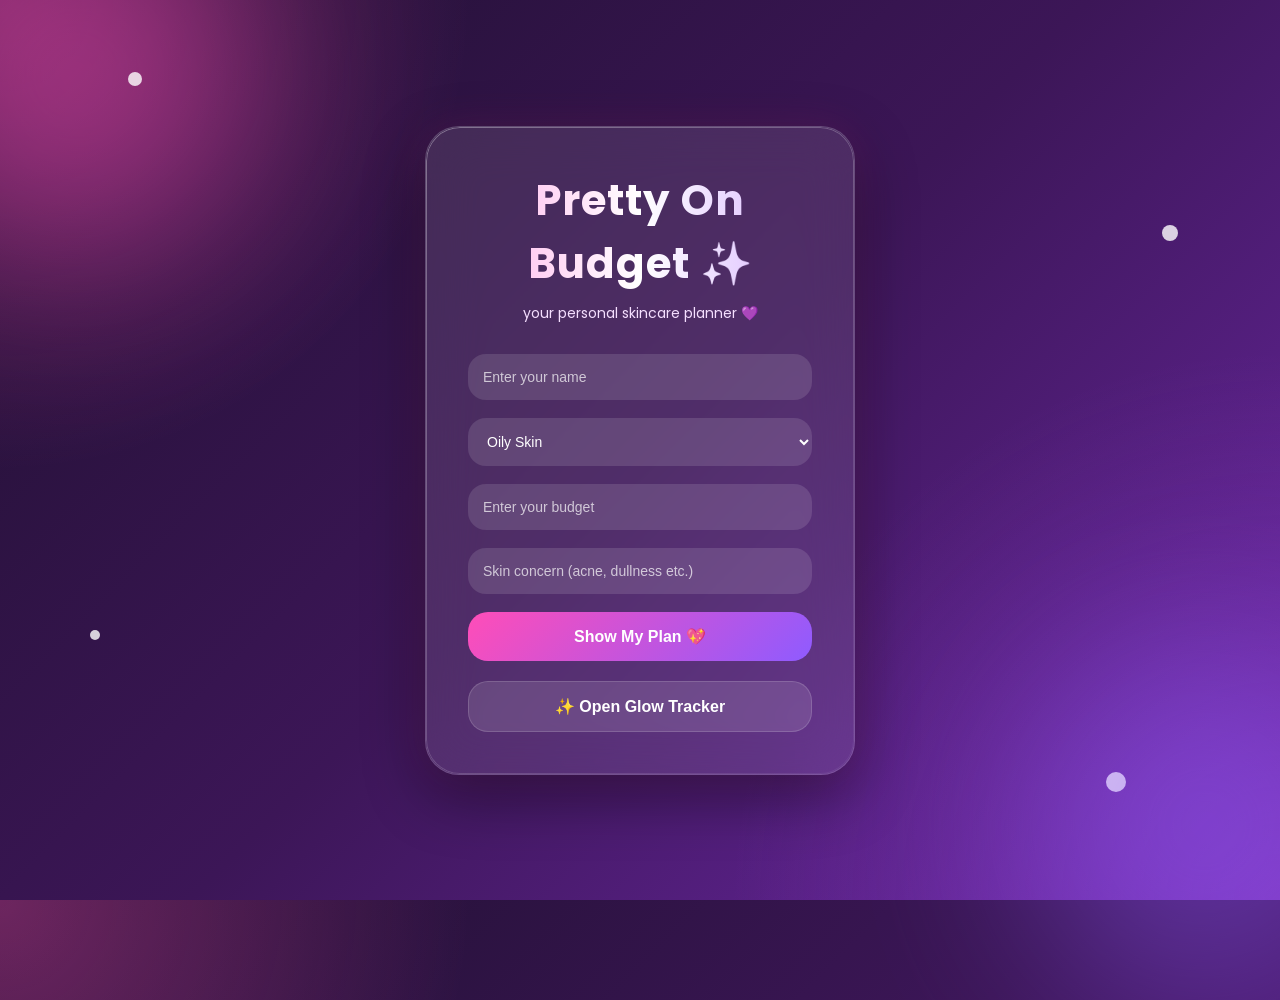
<file: public/index.html>
<!DOCTYPE html>
<html lang="en">
<head>
  <meta charset="UTF-8" />
  <meta name="viewport" content="width=device-width, initial-scale=1.0"/>

  <title>Pretty On Budget</title>

  <link rel="stylesheet" href="style.css"/>

  <link rel="preconnect" href="https://fonts.googleapis.com">
  <link rel="preconnect" href="https://fonts.gstatic.com" crossorigin>

  <link href="https://fonts.googleapis.com/css2?family=Poppins:wght@300;400;500;600;700&display=swap" rel="stylesheet">
</head>

<body>

  <!-- glow sparkles -->
  <div class="sparkle sparkle1"></div>
  <div class="sparkle sparkle2"></div>
  <div class="sparkle sparkle3"></div>
  <div class="sparkle sparkle4"></div>

  <div class="container">

    <h1 class="title">Pretty On Budget ✨</h1>

    <p class="subtitle">
      your personal skincare planner 💜
    </p>

    <!-- NAME -->
    <input
      type="text"
      id="name"
      placeholder="Enter your name"
    />

    <!-- SKIN TYPE -->
    <select id="skin">
      <option value="Oily">Oily Skin</option>
      <option value="Dry">Dry Skin</option>
      <option value="Combination">Combination Skin</option>
      <option value="Sensitive">Sensitive Skin</option>
    </select>

    <!-- BUDGET -->
    <input
      type="number"
      id="budget"
      placeholder="Enter your budget"
    />

    <!-- ISSUE -->
    <input
      type="text"
      id="issue"
      placeholder="Skin concern (acne, dullness etc.)"
    />

    <!-- BUTTON -->
    <button onclick="getPlan()">
      Show My Plan 💖
    </button>

    <!-- RESULT -->
    <div id="result"></div>
    <a href="tracker.html">

  <button class="tracker-btn">
    ✨ Open Glow Tracker
  </button>

</a>

  </div>

  <script src="script.js"></script>

</body>
</html>
</file>
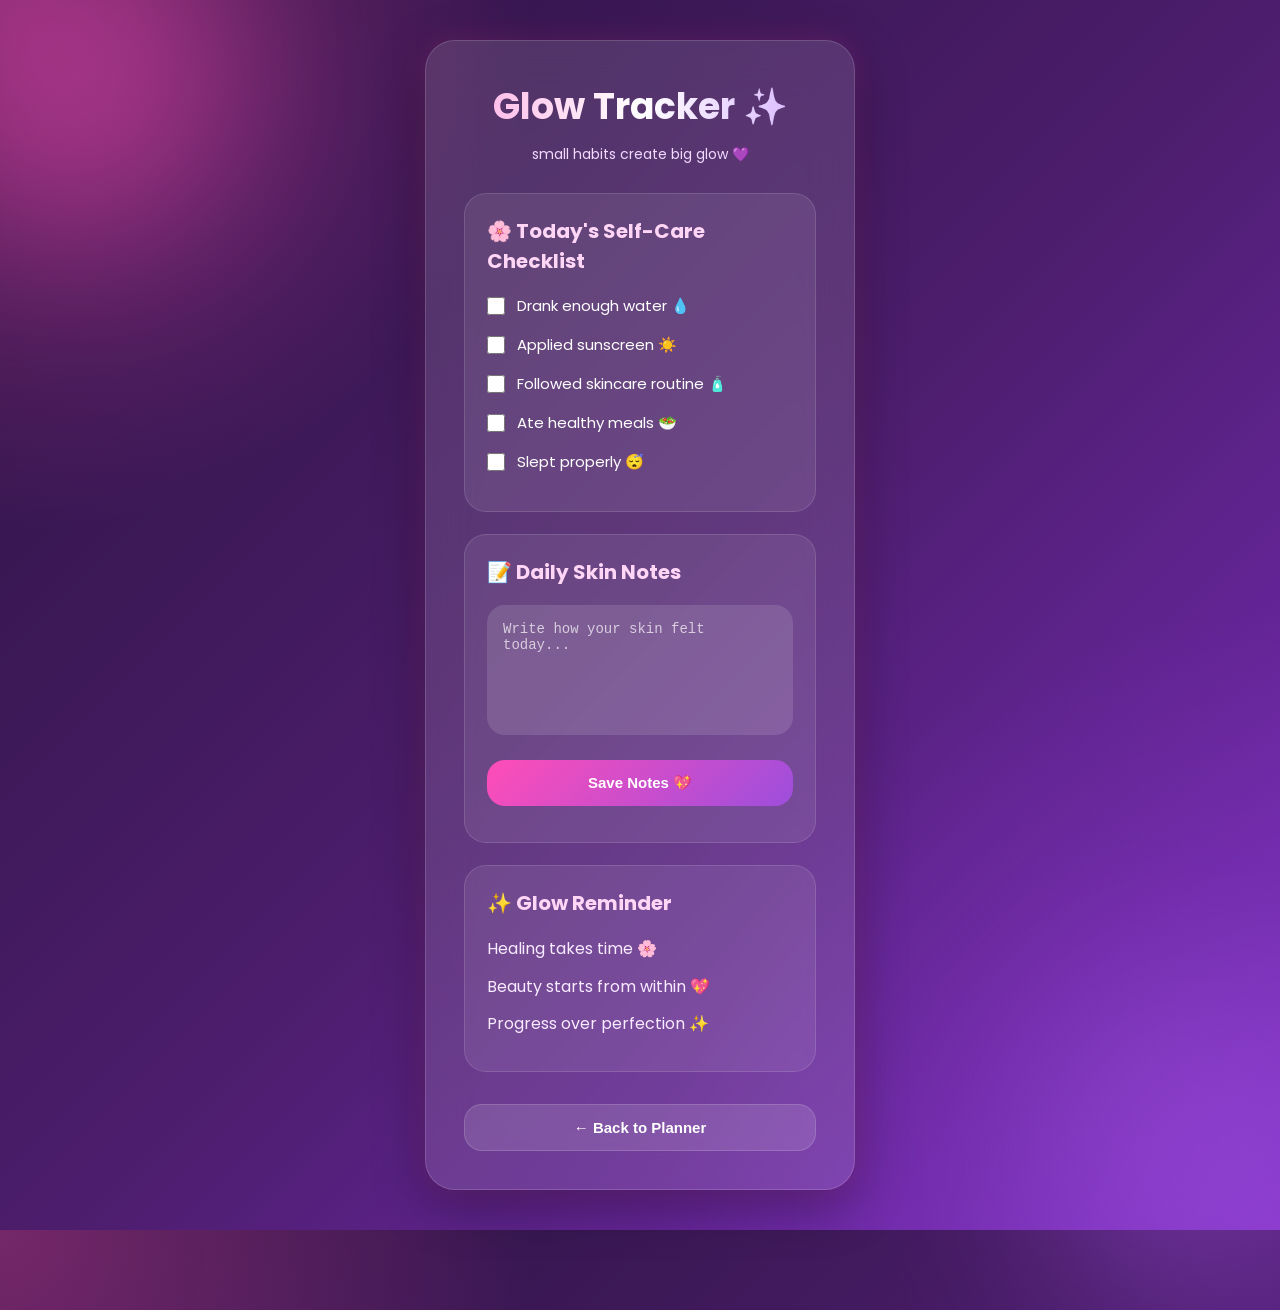
<file: public/tracker.html>
<!DOCTYPE html>
<html lang="en">
<head>
  <meta charset="UTF-8" />
  <meta name="viewport" content="width=device-width, initial-scale=1.0"/>

  <title>Glow Tracker ✨</title>

  <link rel="stylesheet" href="tracker.css">

  <link rel="preconnect" href="https://fonts.googleapis.com">
  <link rel="preconnect" href="https://fonts.gstatic.com" crossorigin>

  <link href="https://fonts.googleapis.com/css2?family=Poppins:wght@300;400;500;600;700&display=swap" rel="stylesheet">
</head>

<body>

  <!-- floating glow circles -->
  <div class="blob blob1"></div>
  <div class="blob blob2"></div>

  <div class="tracker-container">

    <h1>Glow Tracker ✨</h1>

    <p class="subtitle">
      small habits create big glow 💜
    </p>

    <!-- checklist section -->

    <div class="tracker-card">

      <h3>🌸 Today's Self-Care Checklist</h3>

      <label>
        <input type="checkbox">
        Drank enough water 💧
      </label>

      <label>
        <input type="checkbox">
        Applied sunscreen ☀️
      </label>

      <label>
        <input type="checkbox">
        Followed skincare routine 🧴
      </label>

      <label>
        <input type="checkbox">
        Ate healthy meals 🥗
      </label>

      <label>
        <input type="checkbox">
        Slept properly 😴
      </label>

    </div>

    <!-- notes section -->

    <div class="tracker-card">

      <h3>📝 Daily Skin Notes</h3>

      <textarea
        id="notes"
        placeholder="Write how your skin felt today..."
      ></textarea>

      <button onclick="saveNotes()">
        Save Notes 💖
      </button>

      <p id="saved-msg"></p>

    </div>

    <!-- motivational card -->

    <div class="tracker-card quote-card">

      <h3>✨ Glow Reminder</h3>

      <p>
        Healing takes time 🌸
      </p>

      <p>
        Beauty starts from within 💖
      </p>

      <p>
        Progress over perfection ✨
      </p>

    </div>

    <!-- back button -->

    <a href="index.html">
      <button class="back-btn">
        ← Back to Planner
      </button>
    </a>

  </div>

  <script src="tracker.js"></script>

</body>
</html>
</file>
<file: public/style.css>
*{
  margin:0;
  padding:0;
  box-sizing:border-box;
}

body{
  font-family:'Poppins',sans-serif;

  min-height:100vh;

  display:flex;
  justify-content:center;
  align-items:center;

  padding:40px 0;

  overflow-x:hidden;
  position:relative;

  background:
    radial-gradient(circle at top left, rgba(255, 77, 184, 0.35), transparent 30%),
    radial-gradient(circle at bottom right, rgba(157, 78, 221, 0.35), transparent 35%),
    linear-gradient(135deg,#1f102f,#3c1657,#6d28a8);
}

/* glowing background */

body::before,
body::after{
  content:"";

  position:absolute;

  width:350px;
  height:350px;

  border-radius:50%;

  filter:blur(90px);

  opacity:0.4;

  z-index:0;
}

body::before{
  background:#ff4db8;

  top:-100px;
  left:-100px;
}

body::after{
  background:#8f5bff;

  bottom:-100px;
  right:-100px;
}

/* floating sparkles */

.sparkle{
  position:absolute;

  border-radius:50%;

  background:rgba(255,255,255,0.8);

  animation:floatSparkle 8s linear infinite;
}

.sparkle1{
  width:14px;
  height:14px;

  top:8%;
  left:10%;
}

.sparkle2{
  width:20px;
  height:20px;

  bottom:12%;
  right:12%;
}

.sparkle3{
  width:10px;
  height:10px;

  top:70%;
  left:7%;
}

.sparkle4{
  width:16px;
  height:16px;

  top:25%;
  right:8%;
}

@keyframes floatSparkle{

  0%{
    transform:translateY(0px);
    opacity:0.5;
  }

  50%{
    transform:translateY(-18px);
    opacity:1;
  }

  100%{
    transform:translateY(0px);
    opacity:0.5;
  }
}

/* main container */

.container{
  position:relative;
  z-index:1;

  width:430px;

  padding:42px;

  border-radius:34px;

  background:rgba(255,255,255,0.10);

  backdrop-filter:blur(25px);

  border:1px solid rgba(255,255,255,0.15);

  box-shadow:
    0 20px 60px rgba(0,0,0,0.45),
    0 0 40px rgba(255,77,184,0.15);

  overflow:hidden;

  animation:floatCard 5s ease-in-out infinite;
}

/* luxury border */

.container::before{
  content:"";

  position:absolute;
  inset:0;

  border-radius:34px;

  padding:1px;

  background:linear-gradient(
    135deg,
    rgba(255,255,255,0.35),
    rgba(255,255,255,0.05)
  );

  -webkit-mask:
    linear-gradient(#fff 0 0) content-box,
    linear-gradient(#fff 0 0);

  -webkit-mask-composite:xor;
  mask-composite:exclude;

  pointer-events:none;
}

@keyframes floatCard{

  0%{
    transform:translateY(0px);
  }

  50%{
    transform:translateY(-6px);
  }

  100%{
    transform:translateY(0px);
  }
}

/* title */

.title{
  text-align:center;

  font-size:42px;
  font-weight:700;

  margin-bottom:8px;

  letter-spacing:1px;

  background:linear-gradient(
    90deg,
    #ffb3ec,
    #ffffff,
    #d6b3ff
  );

  -webkit-background-clip:text;
  -webkit-text-fill-color:transparent;
}

.subtitle{
  text-align:center;

  color:#f5dfff;

  margin-bottom:30px;

  font-size:14px;
}

/* inputs */

input,
select{
  width:100%;

  padding:15px;

  margin-bottom:18px;

  border:none;
  outline:none;

  border-radius:18px;

  background:rgba(255,255,255,0.12);

  color:white;

  font-size:14px;

  transition:0.3s;
}

input::placeholder{
  color:rgba(255,255,255,0.7);
}

option{
  color:black;
}

input:focus,
select:focus{

  transform:scale(1.02);

  box-shadow:
    0 0 15px rgba(255,157,225,0.35);
}

/* buttons */

button{
  width:100%;

  padding:15px;

  border:none;

  border-radius:20px;

  background:linear-gradient(
    135deg,
    #ff4db8,
    #8f5bff
  );

  color:white;

  font-size:16px;
  font-weight:600;

  cursor:pointer;

  transition:0.3s;
}

button:hover{

  transform:translateY(-3px);

  box-shadow:
    0 10px 30px rgba(255,77,184,0.35);
}

/* tracker button */

.tracker-btn{
  margin-top:20px;

  background:rgba(255,255,255,0.12);

  border:1px solid rgba(255,255,255,0.15);
}

.tracker-btn:hover{
  background:linear-gradient(
    135deg,
    #ff4db8,
    #8f5bff
  );
}

/* result card */

.result-card{

  margin-top:28px;

  padding:24px;

  border-radius:24px;

  background:rgba(20,10,35,0.45);

  border:1px solid rgba(255,255,255,0.12);

  animation:fadeIn 0.5s ease;
}

@keyframes fadeIn{

  from{
    opacity:0;
    transform:translateY(10px);
  }

  to{
    opacity:1;
    transform:translateY(0);
  }
}

.result-card h3{

  color:#ffd6f6;

  margin-bottom:14px;

  font-size:24px;
}

/* routine boxes */

.plan-box{

  margin-top:18px;

  padding:18px;

  border-radius:18px;

  background:rgba(20,10,35,0.45);
}

.plan-box h4{

  margin-bottom:12px;

  color:#ffd6f6;
}

.item{

  margin-bottom:10px;

  padding:13px;

  border-radius:14px;

  background:rgba(255,255,255,0.08);

  color:white;

  font-size:14px;
}

/* self care section */

.motivation-box{

  margin-top:22px;

  padding:20px;

  border-radius:20px;

  background:rgba(20,10,35,0.45);
}

.motivation-box h4{

  margin-bottom:14px;

  color:#ffd6f6;
}

.motivation-box p{

  margin-bottom:12px;

  color:#f8ebff;

  line-height:1.6;
}
</file>
<file: public/tracker.css>
*{
  margin:0;
  padding:0;
  box-sizing:border-box;
}

body{
  font-family:'Poppins',sans-serif;

  min-height:100vh;

  display:flex;
  justify-content:center;
  align-items:center;

  padding:40px 0;

  overflow-x:hidden;
  position:relative;

  background:
    radial-gradient(circle at top left, rgba(255, 77, 184, 0.35), transparent 30%),
    radial-gradient(circle at bottom right, rgba(157, 78, 221, 0.35), transparent 35%),
    linear-gradient(135deg,#2b133f,#4b1d6b,#7b2cbf);
}

/* glow blobs */

.blob{
  position:absolute;

  width:320px;
  height:320px;

  border-radius:50%;

  filter:blur(90px);

  opacity:0.45;

  z-index:0;
}

.blob1{
  background:#ff4db8;

  top:-80px;
  left:-80px;
}

.blob2{
  background:#9d4edd;

  bottom:-80px;
  right:-80px;
}

/* main container */

.tracker-container{
  position:relative;
  z-index:1;

  width:430px;

  padding:38px;

  border-radius:30px;

  background:rgba(255,255,255,0.12);

  backdrop-filter:blur(24px);

  border:1px solid rgba(255,255,255,0.15);

  box-shadow:
    0 15px 50px rgba(0,0,0,0.35),
    0 0 30px rgba(255,77,184,0.2);
}

/* heading */

h1{
  text-align:center;

  font-size:36px;
  font-weight:700;

  margin-bottom:10px;

  background:linear-gradient(90deg,#ffb3e6,#ffffff,#d6b3ff);

  -webkit-background-clip:text;
  -webkit-text-fill-color:transparent;
}

.subtitle{
  text-align:center;

  color:#f3d9ff;

  margin-bottom:28px;

  font-size:14px;
}

/* cards */

.tracker-card{
  margin-bottom:22px;

  padding:22px;

  border-radius:22px;

  background:rgba(255,255,255,0.08);

  border:1px solid rgba(255,255,255,0.12);
}

.tracker-card h3{
  margin-bottom:18px;

  color:#ffd6f6;

  font-size:20px;
}

/* checklist */

label{
  display:flex;
  align-items:center;

  gap:12px;

  margin-bottom:16px;

  color:white;

  font-size:15px;
}

input[type="checkbox"]{
  width:18px;
  height:18px;

  accent-color:#ff4db8;

  cursor:pointer;
}

/* textarea */

textarea{
  width:100%;
  height:130px;

  padding:16px;

  border:none;
  outline:none;

  resize:none;

  border-radius:18px;

  background:rgba(255,255,255,0.12);

  color:white;

  font-size:14px;

  margin-bottom:18px;
}

textarea::placeholder{
  color:rgba(255,255,255,0.7);
}

/* buttons */

button{
  width:100%;

  padding:14px;

  border:none;

  border-radius:18px;

  background:linear-gradient(135deg,#ff4db8,#9d4edd);

  color:white;

  font-size:15px;
  font-weight:600;

  cursor:pointer;

  transition:0.3s;
}

button:hover{
  transform:translateY(-3px);

  box-shadow:0 10px 25px rgba(255,77,184,0.35);
}

/* saved message */

#saved-msg{
  margin-top:14px;

  text-align:center;

  color:#ffe0f7;

  font-size:14px;
}

/* quote card */

.quote-card p{
  margin-bottom:12px;

  color:#f8ebff;

  line-height:1.6;
}

/* back button */

.back-btn{
  margin-top:10px;

  background:rgba(255,255,255,0.12);

  border:1px solid rgba(255,255,255,0.15);
}
</file>
